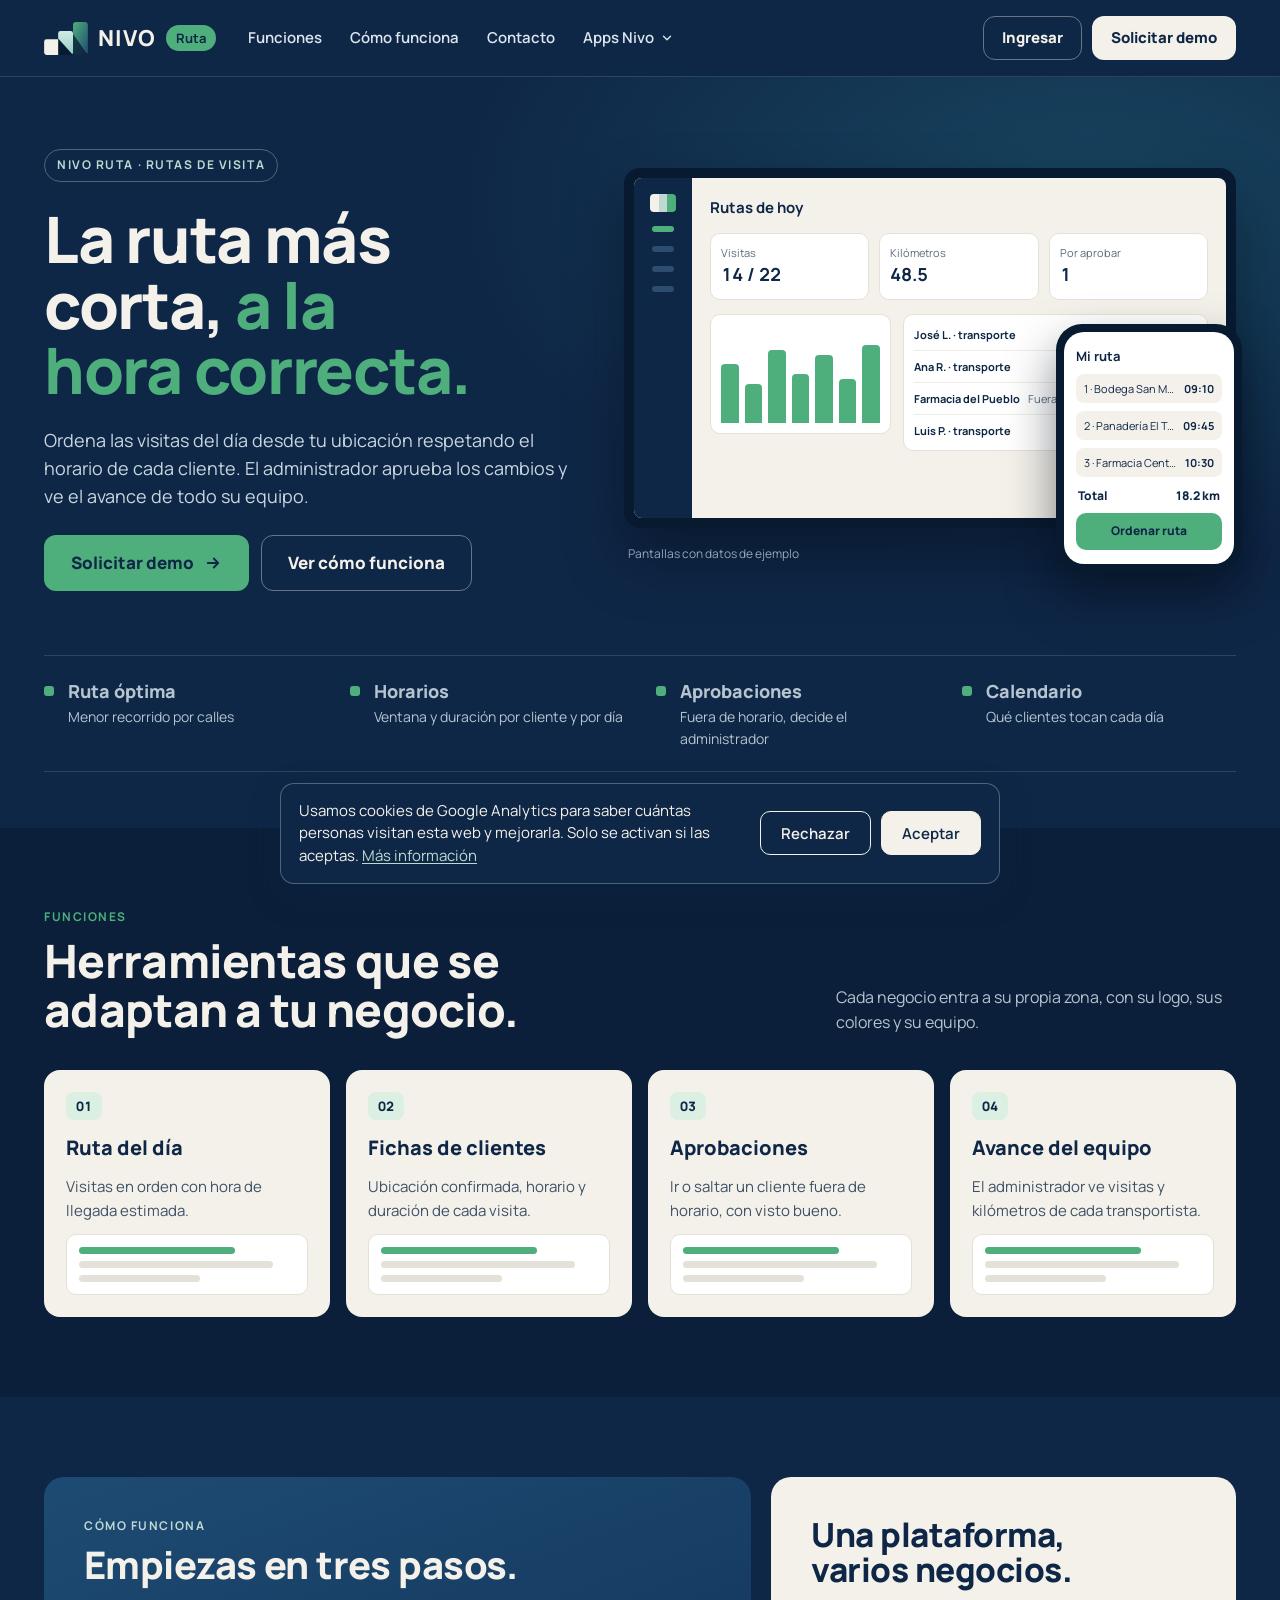
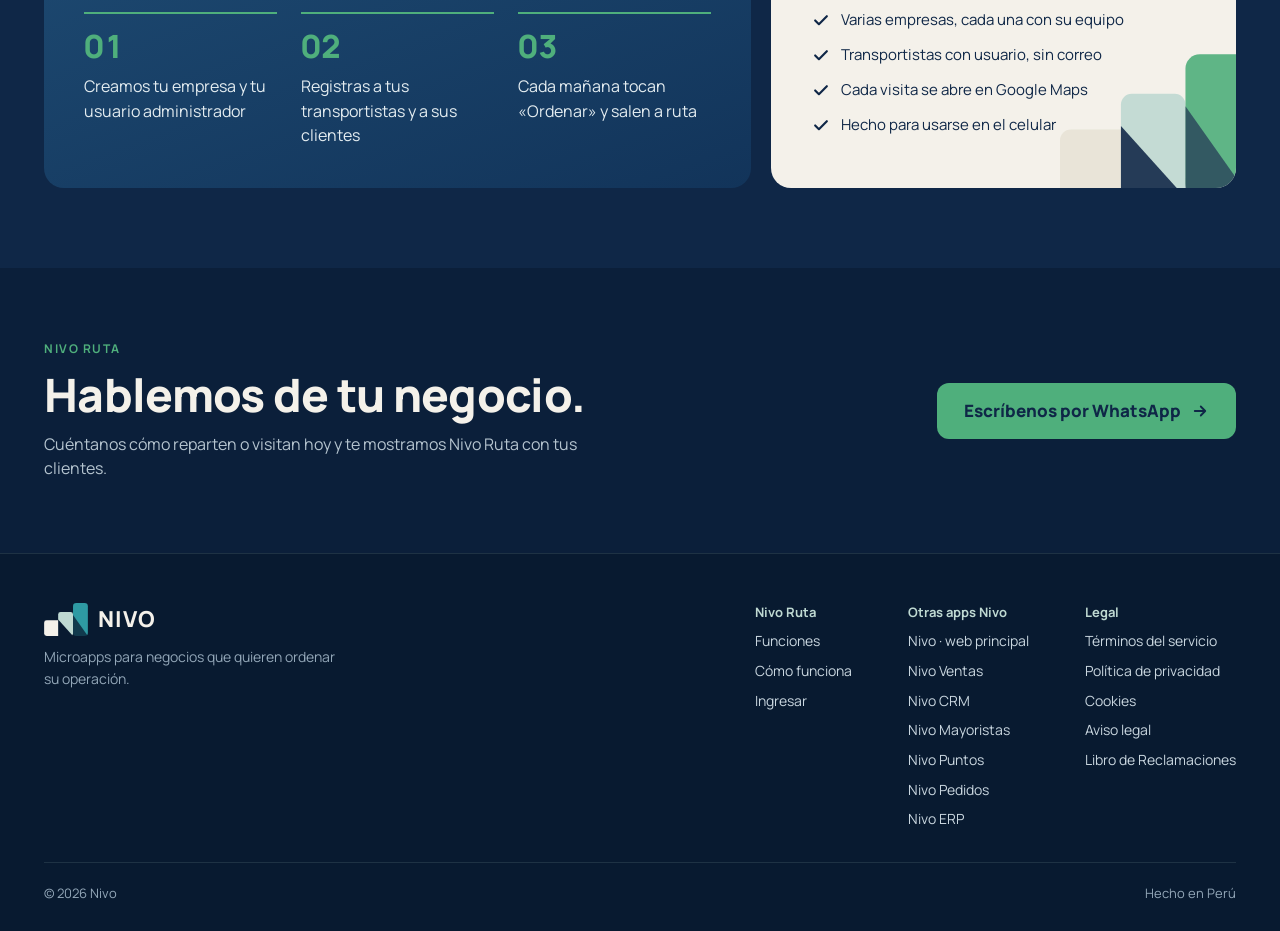
<file: index.html>
<!doctype html>
<html lang="es">
<head>
<meta charset="utf-8">
<meta name="viewport" content="width=device-width,initial-scale=1,viewport-fit=cover">
<title>Nivo Ruta · Rutas de visita con horarios</title>
<meta name="description" content="Ordena las visitas del día desde tu ubicación respetando el horario de cada cliente. El administrador aprueba los cambios y ve el avance del equipo.">
<link rel="canonical" href="https://ruta.nivo-pe.workers.dev/">
<meta name="theme-color" content="#0F2747">
<meta property="og:type" content="website">
<meta property="og:locale" content="es_PE">
<meta property="og:site_name" content="Nivo">
<meta property="og:title" content="Nivo Ruta">
<meta property="og:description" content="Ordena las visitas del día desde tu ubicación respetando el horario de cada cliente. El administrador aprueba los cambios y ve el avance del equipo.">
<meta property="og:url" content="https://ruta.nivo-pe.workers.dev/">
<meta property="og:image" content="https://ruta.nivo-pe.workers.dev/nivo-vista.png">
<meta property="og:image:width" content="1200">
<meta property="og:image:height" content="630">
<meta property="og:image:alt" content="Nivo Ruta: La ruta más corta, a la hora correcta.">
<meta name="twitter:card" content="summary_large_image">
<link rel="icon" href="/nivo-icono.svg" type="image/svg+xml">
<link rel="preconnect" href="https://fonts.googleapis.com">
<link rel="preconnect" href="https://fonts.gstatic.com" crossorigin>
<link rel="stylesheet" href="https://fonts.googleapis.com/css2?family=Manrope:wght@400;600;700;800&display=swap">
<link rel="stylesheet" href="/nivo.css">
<script type="application/ld+json">{"@context": "https://schema.org", "@type": "SoftwareApplication", "name": "Nivo Ruta", "applicationCategory": "BusinessApplication", "operatingSystem": "Web", "description": "Ordena las visitas del día desde tu ubicación respetando el horario de cada cliente. El administrador aprueba los cambios y ve el avance del equipo.", "url": "https://ruta.nivo-pe.workers.dev/", "inLanguage": "es-PE", "publisher": {"@type": "Organization", "name": "Nivo"}}</script>
<script src="/nivo-analitica.js" defer></script>
<script src="/nivo-red.js" defer></script>
</head>
<body class="app-ruta">
<a class="saltar" href="#contenido">Saltar al contenido</a>
<header class="cab">
  <div class="caja">
    <a class="marca" href="/" aria-label="Nivo Ruta, inicio"><svg class="" viewBox="0 0 106 80" aria-hidden="true"><defs><linearGradient id="n-b2" x1="0" y1="0" x2="0" y2="1"><stop offset="0" stop-color="#D3EAE5"/><stop offset="1" stop-color="#8FCBC6"/></linearGradient><linearGradient id="n-b3" x1="0" y1="0" x2="1" y2="1"><stop offset="0" stop-color="#4FAF7C"/><stop offset="1" stop-color="#1E4B73"/></linearGradient></defs><rect x="0" y="42" width="40" height="38" rx="6" fill="#F4F1EA"/><rect x="34" y="22" width="36" height="58" rx="6" fill="url(#n-b2)"/><path d="M34 40 L34 80 L70 80 Z" fill="#081A30"/><rect x="70" y="0" width="36" height="80" rx="8" fill="url(#n-b3)"/><path d="M70 29 L70 80 L106 80 Z" fill="#081A30" opacity=".75"/></svg><b>NIVO</b><span class="chip">Ruta</span></a>
    <nav aria-label="Secciones"><a href="#funciones">Funciones</a><a href="#como">Cómo funciona</a><a href="#contacto">Contacto</a><details class="nivo-apps"><summary>Apps Nivo<svg viewBox="0 0 24 24" fill="none" stroke="currentColor" stroke-width="2.4" stroke-linecap="round" stroke-linejoin="round" aria-hidden="true"><path d="M6 9l6 6 6-6"/></svg></summary><div class="nivo-apps-menu"><a class="nivo-apps-web" href="https://www.nivo-pe.workers.dev/"><b>Nivo · web principal</b><span>Conoce todas las soluciones Nivo</span></a><span class="nivo-apps-titulo" aria-hidden="true">Apps</span><a href="https://ventas.nivo-pe.workers.dev/" class="p-ventas"><i></i>Nivo Ventas</a><a href="https://crm.nivo-pe.workers.dev/" class="p-crm"><i></i>Nivo CRM</a><a href="https://mayoristas.nivo-pe.workers.dev/" class="p-mayoristas"><i></i>Nivo Mayoristas</a><a href="https://puntos.nivo-pe.workers.dev/" class="p-puntos"><i></i>Nivo Puntos</a><a href="https://ruta.nivo-pe.workers.dev/" aria-current="page" class="p-ruta"><i></i>Nivo Ruta<small>Estás aquí</small></a><a href="https://pedidos.nivo-pe.workers.dev/" class="p-pedidos"><i></i>Nivo Pedidos</a><a href="https://erp.nivo-pe.workers.dev/" class="p-erp"><i></i>Nivo ERP</a></div></details></nav>
    <div class="cab-acciones"><a class="btn btn-borde" href="/panel">Ingresar</a><a class="btn btn-claro" href="https://wa.me/51965604732?text=Hola%2C%20quiero%20conocer%20Nivo%20Ruta." target="_blank" rel="noopener">Solicitar demo</a></div>
  </div>
</header>
<main id="contenido">
<section class="portada" aria-labelledby="t-portada">
  <div class="caja portada-in">
    <div class="portada-txt">
      <span class="etiqueta pildora">Nivo Ruta · Rutas de visita</span>
      <h1 id="t-portada">La ruta más corta, <em>a la hora correcta.</em></h1>
      <p class="bajada">Ordena las visitas del día desde tu ubicación respetando el horario de cada cliente. El administrador aprueba los cambios y ve el avance de todo su equipo.</p>
      <div class="botones"><a class="btn btn-acento btn-grande" href="https://wa.me/51965604732?text=Hola%2C%20quiero%20conocer%20Nivo%20Ruta." target="_blank" rel="noopener">Solicitar demo <svg viewBox="0 0 24 24" fill="none" stroke="currentColor" stroke-width="2.4" stroke-linecap="round" stroke-linejoin="round" aria-hidden="true"><path d="M5 12h14M13 6l6 6-6 6"/></svg></a><a class="btn btn-borde btn-grande" href="#como">Ver cómo funciona</a></div>
    </div>
    <figure class="pantallas">
      <div class="compu"><div class="compu-in">
        <div class="compu-lado" aria-hidden="true"><i></i><i></i><i></i><i></i><i></i></div>
        <div class="compu-main">
          <b>Rutas de hoy</b>
          <div class="kpis"><div class="kpi"><span>Visitas</span><b class="num">14 / 22</b></div><div class="kpi"><span>Kilómetros</span><b class="num">48.5</b></div><div class="kpi"><span>Por aprobar</span><b class="num">1</b></div></div>
          <div class="compu-fila">
            <div class="barras" aria-hidden="true"><i class="b60"></i><i class="b40"></i><i class="b75"></i><i class="b50"></i><i class="b70"></i><i class="b45"></i><i class="b80"></i></div>
            <div class="tabla"><div><b>José L. · transporte</b><span>6 de 9 visitas</span><em>En ruta</em></div><div><b>Ana R. · transporte</b><span>8 de 8 visitas</span><em>Terminó</em></div><div><b>Farmacia del Pueblo</b><span>Fuera de horario</span><em>Por aprobar</em></div><div><b>Luis P. · transporte</b><span>0 de 5 visitas</span><em>Por salir</em></div></div>
          </div>
        </div>
      </div></div>
      <div class="cel"><div class="cel-in">
        <b>Mi ruta</b>
        <div class="cel-fila"><span>1 · Bodega San Martín</span><b>09:10</b></div><div class="cel-fila"><span>2 · Panadería El Trigal</span><b>09:45</b></div><div class="cel-fila"><span>3 · Farmacia Central</span><b>10:30</b></div>
        <div class="cel-total"><span>Total</span><span class="num">18.2 km</span></div>
        <div class="cel-boton">Ordenar ruta</div>
      </div></div>
      <figcaption>Pantallas con datos de ejemplo</figcaption>
    </figure>
  </div>
  <div class="caja"><ul class="datos"><li><span><b>Ruta óptima</b><span>Menor recorrido por calles</span></span></li><li><span><b>Horarios</b><span>Ventana y duración por cliente y por día</span></span></li><li><span><b>Aprobaciones</b><span>Fuera de horario, decide el administrador</span></span></li><li><span><b>Calendario</b><span>Qué clientes tocan cada día</span></span></li></ul></div>
</section>
<section class="funciones" id="funciones" aria-labelledby="t-funciones">
  <div class="caja">
    <div class="titular"><div><span class="etiqueta">Funciones</span><h2 id="t-funciones">Herramientas que se adaptan a tu negocio.</h2></div>
      <p>Cada negocio entra a su propia zona, con su logo, sus colores y su equipo.</p></div>
    <div class="tarjetas"><article class="tarjeta"><span class="n num">01</span><h3>Ruta del día</h3><p>Visitas en orden con hora de llegada estimada.</p><div class="mini" aria-hidden="true"><i></i><i></i><i></i></div></article><article class="tarjeta"><span class="n num">02</span><h3>Fichas de clientes</h3><p>Ubicación confirmada, horario y duración de cada visita.</p><div class="mini" aria-hidden="true"><i></i><i></i><i></i></div></article><article class="tarjeta"><span class="n num">03</span><h3>Aprobaciones</h3><p>Ir o saltar un cliente fuera de horario, con visto bueno.</p><div class="mini" aria-hidden="true"><i></i><i></i><i></i></div></article><article class="tarjeta"><span class="n num">04</span><h3>Avance del equipo</h3><p>El administrador ve visitas y kilómetros de cada transportista.</p><div class="mini" aria-hidden="true"><i></i><i></i><i></i></div></article></div>
  </div>
</section>
<section class="como" id="como" aria-labelledby="t-como">
  <div class="caja">
    <div class="pasos"><div><span class="etiqueta">Cómo funciona</span><h2 id="t-como">Empiezas en tres pasos.</h2></div>
      <ol><li><b class="num">01</b><span>Creamos tu empresa y tu usuario administrador</span></li><li><b class="num">02</b><span>Registras a tus transportistas y a sus clientes</span></li><li><b class="num">03</b><span>Cada mañana tocan «Ordenar» y salen a ruta</span></li></ol></div>
    <div class="varios"><h2>Una plataforma, varios negocios.</h2>
      <ul><li><svg viewBox="0 0 24 24" fill="none" stroke="#0F2747" stroke-width="2.6" stroke-linecap="round" stroke-linejoin="round" aria-hidden="true"><path d="M5 12.5l4.5 4.5L19 7.5"/></svg><span>Varias empresas, cada una con su equipo</span></li><li><svg viewBox="0 0 24 24" fill="none" stroke="#0F2747" stroke-width="2.6" stroke-linecap="round" stroke-linejoin="round" aria-hidden="true"><path d="M5 12.5l4.5 4.5L19 7.5"/></svg><span>Transportistas con usuario, sin correo</span></li><li><svg viewBox="0 0 24 24" fill="none" stroke="#0F2747" stroke-width="2.6" stroke-linecap="round" stroke-linejoin="round" aria-hidden="true"><path d="M5 12.5l4.5 4.5L19 7.5"/></svg><span>Cada visita se abre en Google Maps</span></li><li><svg viewBox="0 0 24 24" fill="none" stroke="#0F2747" stroke-width="2.6" stroke-linecap="round" stroke-linejoin="round" aria-hidden="true"><path d="M5 12.5l4.5 4.5L19 7.5"/></svg><span>Hecho para usarse en el celular</span></li></ul>
      <svg class="fondo" viewBox="0 0 106 80" aria-hidden="true"><rect x="0" y="42" width="40" height="38" rx="6" fill="#E8E3D6"/><rect x="34" y="22" width="36" height="58" rx="6" fill="#BFD9D2"/><path d="M34 40 L34 80 L70 80 Z" fill="#0F2747"/><rect x="70" y="0" width="36" height="80" rx="8" fill="#4FAF7C"/><path d="M70 29 L70 80 L106 80 Z" fill="#0F2747" opacity=".75"/></svg></div>
  </div>
</section>
<section class="cierre" id="contacto" aria-labelledby="t-cierre">
  <div class="caja">
    <div><span class="etiqueta">Nivo Ruta</span><h2 id="t-cierre">Hablemos de tu negocio.</h2><p>Cuéntanos cómo reparten o visitan hoy y te mostramos Nivo Ruta con tus clientes.</p></div>
    <a class="btn btn-acento btn-grande" href="https://wa.me/51965604732?text=Hola%2C%20quiero%20conocer%20Nivo%20Ruta." target="_blank" rel="noopener">Escríbenos por WhatsApp <svg viewBox="0 0 24 24" fill="none" stroke="currentColor" stroke-width="2.4" stroke-linecap="round" stroke-linejoin="round" aria-hidden="true"><path d="M5 12h14M13 6l6 6-6 6"/></svg></a>
  </div>
</section>
</main>
<footer class="pie">
  <div class="caja">
    <div class="pie-arriba">
      <div class="pie-marca"><a class="marca" href="https://www.nivo-pe.workers.dev/" aria-label="Nivo, web principal"><svg class="" viewBox="0 0 106 80" aria-hidden="true"><rect x="0" y="42" width="40" height="38" rx="6" fill="#F4F1EA"/><rect x="34" y="22" width="36" height="58" rx="6" fill="#BFD9D2"/><path d="M34 40 L34 80 L70 80 Z" fill="#081A30"/><rect x="70" y="0" width="36" height="80" rx="8" fill="#2E9AA3"/><path d="M70 29 L70 80 L106 80 Z" fill="#081A30" opacity=".75"/></svg><b>NIVO</b></a>
        <span>Microapps para negocios que quieren ordenar su operación.</span></div>
      <nav aria-label="Pie de página">
        <div><b>Nivo Ruta</b><a href="#funciones">Funciones</a><a href="#como">Cómo funciona</a><a href="/panel">Ingresar</a></div>
        <div><b>Otras apps Nivo</b><a href="https://www.nivo-pe.workers.dev/">Nivo · web principal</a><a href="https://ventas.nivo-pe.workers.dev/">Nivo Ventas</a><a href="https://crm.nivo-pe.workers.dev/">Nivo CRM</a><a href="https://mayoristas.nivo-pe.workers.dev/">Nivo Mayoristas</a><a href="https://puntos.nivo-pe.workers.dev/">Nivo Puntos</a><a href="https://pedidos.nivo-pe.workers.dev/">Nivo Pedidos</a><a href="https://erp.nivo-pe.workers.dev/">Nivo ERP</a></div>
        <div><b>Legal</b><a href="/terminos">Términos del servicio</a><a href="/privacidad">Política de privacidad</a><a href="/cookies">Cookies</a><a href="/aviso-legal">Aviso legal</a><a href="https://www.nivo-pe.workers.dev/libro/nivo">Libro de Reclamaciones</a></div>
      </nav>
    </div>
    <div class="pie-abajo"><span>© 2026 Nivo</span><span>Hecho en Perú</span></div>
  </div>
</footer>
</body>
</html>
</file>
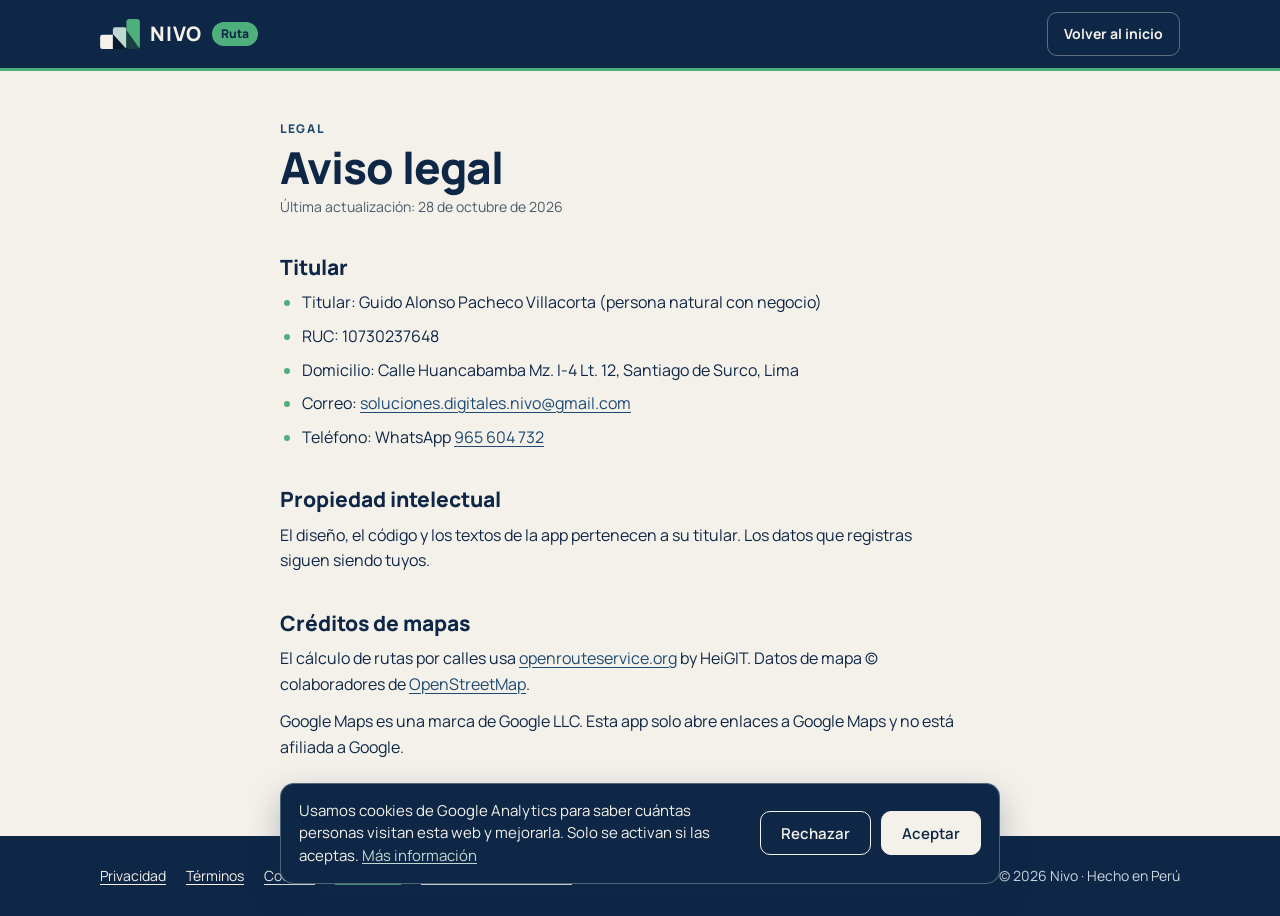
<file: aviso-legal.html>
<!doctype html>
<html lang="es">
<head>
<meta charset="utf-8">
<meta name="viewport" content="width=device-width,initial-scale=1,viewport-fit=cover">
<title>Aviso legal | Nivo Ruta</title>
<meta name="description" content="Datos del titular de Nivo Ruta, propiedad intelectual y créditos de los mapas.">
<link rel="canonical" href="https://ruta.nivo-pe.workers.dev/aviso-legal">
<meta name="theme-color" content="#0F2747">
<meta property="og:type" content="website">
<meta property="og:site_name" content="Nivo">
<meta property="og:title" content="Aviso legal | Nivo Ruta">
<meta property="og:description" content="Datos del titular de Nivo Ruta, propiedad intelectual y créditos de los mapas.">
<meta property="og:url" content="https://ruta.nivo-pe.workers.dev/aviso-legal">
<meta property="og:image" content="https://ruta.nivo-pe.workers.dev/nivo-vista.png">
<link rel="icon" href="/nivo-icono.svg" type="image/svg+xml">
<link rel="preconnect" href="https://fonts.googleapis.com">
<link rel="preconnect" href="https://fonts.gstatic.com" crossorigin>
<link rel="stylesheet" href="https://fonts.googleapis.com/css2?family=Manrope:wght@400;600;700;800&display=swap">
<link rel="stylesheet" href="/legal.css">
<script src="/nivo-analitica.js" defer></script>
</head>
<body class="app-ruta">
<a class="saltar" href="#contenido">Saltar al contenido</a>
<header class="cab"><div class="in">
  <a class="marca" href="/" aria-label="Nivo Ruta, inicio"><svg class="sim" viewBox="0 0 106 80" aria-hidden="true"><rect x="0" y="42" width="40" height="38" rx="6" fill="#F4F1EA"/><rect x="34" y="22" width="36" height="58" rx="6" fill="#BFD9D2"/><path d="M34 40 L34 80 L70 80 Z" fill="#081A30"/><rect x="70" y="0" width="36" height="80" rx="8" fill="#4FAF7C"/><path d="M70 29 L70 80 L106 80 Z" fill="#081A30" opacity=".75"/></svg><b>NIVO</b><span class="chip">Ruta</span></a>
  <a class="btn" href="/">Volver al inicio</a>
</div></header>
<main id="contenido" tabindex="-1"><article class="in legal">
<p class="rotulo">Legal</p>
<h1>Aviso legal</h1>
<p class="fecha">Última actualización: 28 de octubre de 2026</p>
<h2>Titular</h2>
<ul>
<li>Titular: Guido Alonso Pacheco Villacorta (persona natural con negocio)</li>
<li>RUC: 10730237648</li>
<li>Domicilio: Calle Huancabamba Mz. I-4 Lt. 12, Santiago de Surco, Lima</li>
<li>Correo: <a href="mailto:soluciones.digitales.nivo@gmail.com">soluciones.digitales.nivo@gmail.com</a></li>
<li>Teléfono: WhatsApp <a href="https://wa.me/51965604732" target="_blank" rel="noopener" class="nw">965 604 732</a></li>
</ul>

<h2>Propiedad intelectual</h2>
<p>El diseño, el código y los textos de la app pertenecen a su titular. Los datos que registras siguen siendo tuyos.</p>

<h2>Créditos de mapas</h2>
<p>El cálculo de rutas por calles usa <a href="https://openrouteservice.org/" target="_blank" rel="noopener">openrouteservice.org</a> by HeiGIT. Datos de mapa © colaboradores de <a href="https://www.openstreetmap.org/copyright" target="_blank" rel="noopener">OpenStreetMap</a>.</p>
<p>Google Maps es una marca de Google LLC. Esta app solo abre enlaces a Google Maps y no está afiliada a Google.</p>
</article></main>
<footer class="pie"><div class="in">
  <nav aria-label="Información legal"><a href="/privacidad">Privacidad</a><a href="/terminos">Términos</a><a href="/cookies">Cookies</a><a href="/aviso-legal" aria-current="page">Aviso legal</a><a href="https://www.nivo-pe.workers.dev/libro/nivo">Libro de Reclamaciones</a></nav>
  <span>© 2026 Nivo · Hecho en Perú</span>
</div></footer>
</body>
</html>
</file>
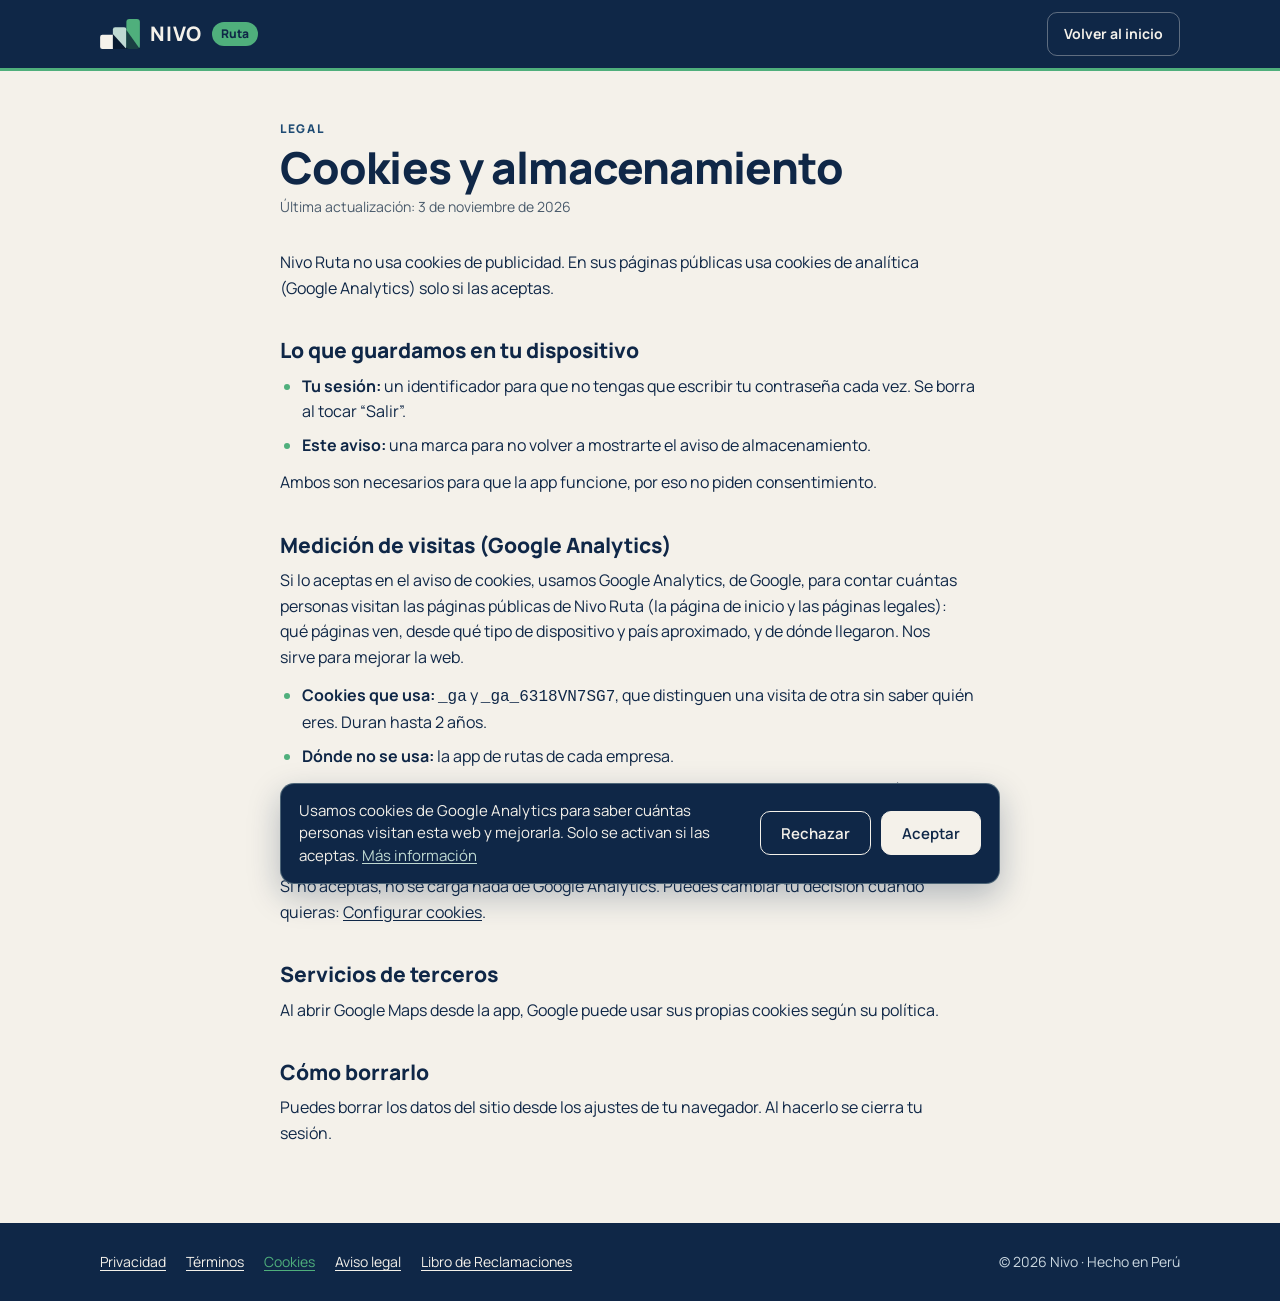
<file: cookies.html>
<!doctype html>
<html lang="es">
<head>
<meta charset="utf-8">
<meta name="viewport" content="width=device-width,initial-scale=1,viewport-fit=cover">
<title>Cookies y almacenamiento | Nivo Ruta</title>
<meta name="description" content="Nivo Ruta no usa cookies de publicidad. Aquí está lo que guarda en tu dispositivo y para qué.">
<link rel="canonical" href="https://ruta.nivo-pe.workers.dev/cookies">
<meta name="theme-color" content="#0F2747">
<meta property="og:type" content="website">
<meta property="og:site_name" content="Nivo">
<meta property="og:title" content="Cookies y almacenamiento | Nivo Ruta">
<meta property="og:description" content="Nivo Ruta no usa cookies de publicidad. Aquí está lo que guarda en tu dispositivo y para qué.">
<meta property="og:url" content="https://ruta.nivo-pe.workers.dev/cookies">
<meta property="og:image" content="https://ruta.nivo-pe.workers.dev/nivo-vista.png">
<link rel="icon" href="/nivo-icono.svg" type="image/svg+xml">
<link rel="preconnect" href="https://fonts.googleapis.com">
<link rel="preconnect" href="https://fonts.gstatic.com" crossorigin>
<link rel="stylesheet" href="https://fonts.googleapis.com/css2?family=Manrope:wght@400;600;700;800&display=swap">
<link rel="stylesheet" href="/legal.css">
<script src="/nivo-analitica.js" defer></script>
</head>
<body class="app-ruta">
<a class="saltar" href="#contenido">Saltar al contenido</a>
<header class="cab"><div class="in">
  <a class="marca" href="/" aria-label="Nivo Ruta, inicio"><svg class="sim" viewBox="0 0 106 80" aria-hidden="true"><rect x="0" y="42" width="40" height="38" rx="6" fill="#F4F1EA"/><rect x="34" y="22" width="36" height="58" rx="6" fill="#BFD9D2"/><path d="M34 40 L34 80 L70 80 Z" fill="#081A30"/><rect x="70" y="0" width="36" height="80" rx="8" fill="#4FAF7C"/><path d="M70 29 L70 80 L106 80 Z" fill="#081A30" opacity=".75"/></svg><b>NIVO</b><span class="chip">Ruta</span></a>
  <a class="btn" href="/">Volver al inicio</a>
</div></header>
<main id="contenido" tabindex="-1"><article class="in legal">
<p class="rotulo">Legal</p>
<h1>Cookies y almacenamiento</h1>
<p class="fecha">Última actualización: 3 de noviembre de 2026</p>
<p>Nivo Ruta no usa cookies de publicidad. En sus páginas públicas usa cookies de analítica (Google Analytics) solo si las aceptas.</p>

<h2>Lo que guardamos en tu dispositivo</h2>
<ul>
<li><strong>Tu sesión:</strong> un identificador para que no tengas que escribir tu contraseña cada vez. Se borra al tocar “Salir”.</li>
<li><strong>Este aviso:</strong> una marca para no volver a mostrarte el aviso de almacenamiento.</li>
</ul>
<p>Ambos son necesarios para que la app funcione, por eso no piden consentimiento.</p>

<h2>Medición de visitas (Google Analytics)</h2>
<p>Si lo aceptas en el aviso de cookies, usamos Google Analytics, de Google, para contar cuántas personas visitan las páginas públicas de Nivo Ruta (la página de inicio y las páginas legales): qué páginas ven, desde qué tipo de dispositivo y país aproximado, y de dónde llegaron. Nos sirve para mejorar la web.</p>
<ul>
<li><strong>Cookies que usa:</strong> <code>_ga</code> y <code>_ga_6318VN7SG7</code>, que distinguen una visita de otra sin saber quién eres. Duran hasta 2 años.</li>
<li><strong>Dónde no se usa:</strong> la app de rutas de cada empresa.</li>
<li><strong>Lo que no enviamos:</strong> tu nombre, tu correo, lo que escribes en formularios ni los códigos que aparecen en los enlaces.</li>
<li>Google puede tratar estos datos en servidores fuera del Perú, según su <a href="https://policies.google.com/privacy" rel="noopener">política de privacidad</a>.</li>
</ul>
<p>Si no aceptas, no se carga nada de Google Analytics. Puedes cambiar tu decisión cuando quieras: <button type="button" class="nivo-ck-enlace" data-nivo-cookies>Configurar cookies</button>.</p>

<h2>Servicios de terceros</h2>
<p>Al abrir Google Maps desde la app, Google puede usar sus propias cookies según su política.</p>

<h2>Cómo borrarlo</h2>
<p>Puedes borrar los datos del sitio desde los ajustes de tu navegador. Al hacerlo se cierra tu sesión.</p>
</article></main>
<footer class="pie"><div class="in">
  <nav aria-label="Información legal"><a href="/privacidad">Privacidad</a><a href="/terminos">Términos</a><a href="/cookies" aria-current="page">Cookies</a><a href="/aviso-legal">Aviso legal</a><a href="https://www.nivo-pe.workers.dev/libro/nivo">Libro de Reclamaciones</a></nav>
  <span>© 2026 Nivo · Hecho en Perú</span>
</div></footer>
</body>
</html>
</file>
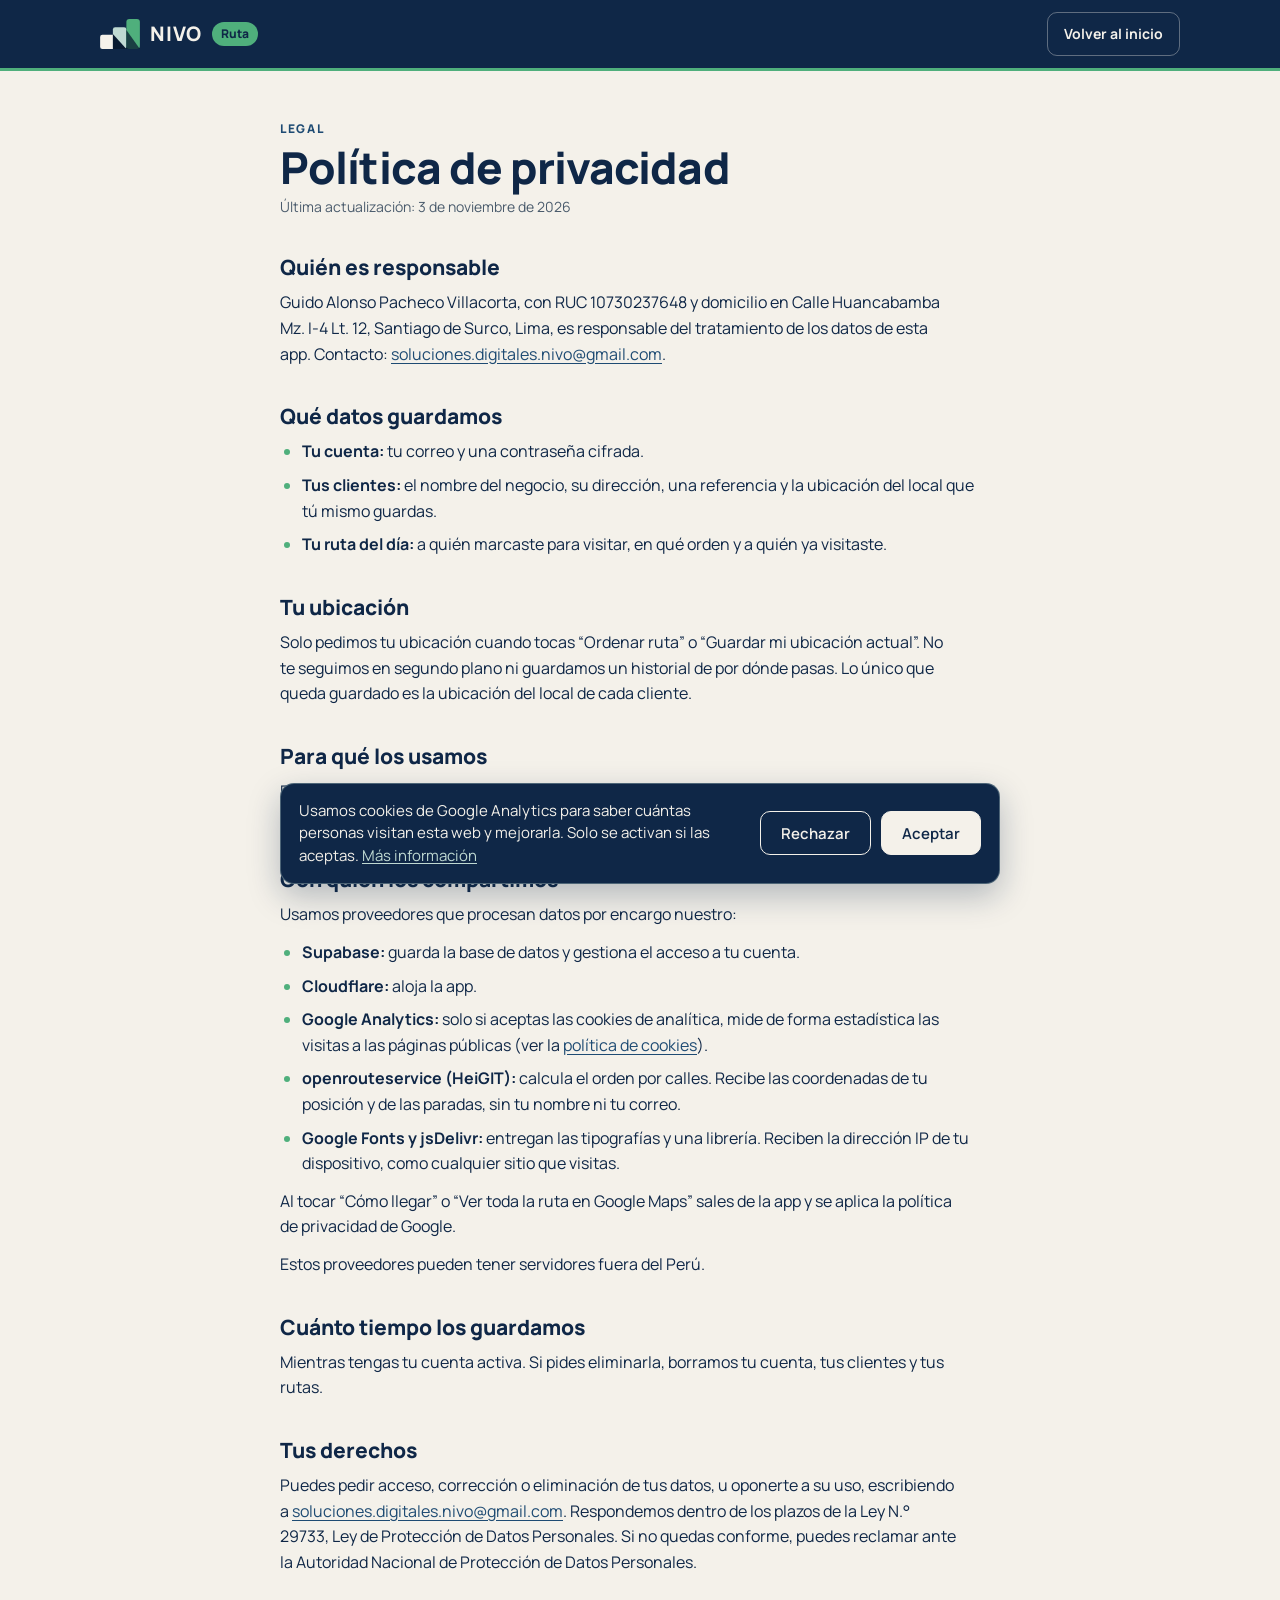
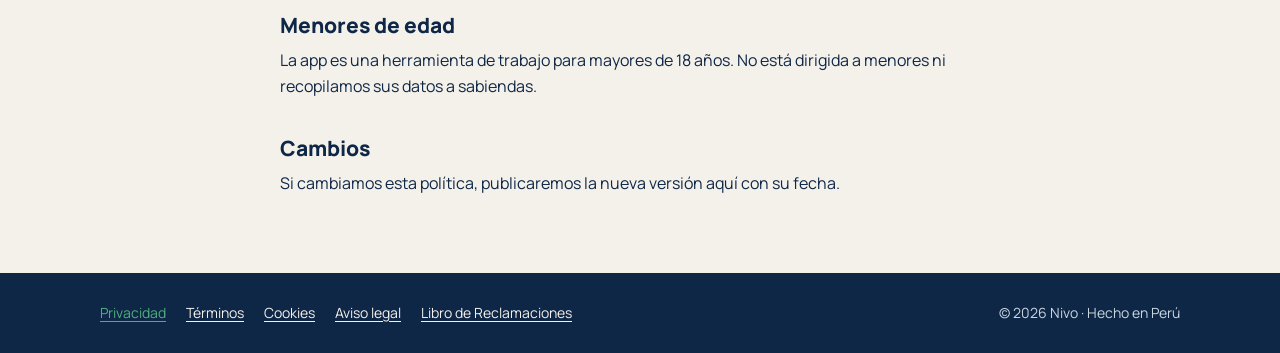
<file: privacidad.html>
<!doctype html>
<html lang="es">
<head>
<meta charset="utf-8">
<meta name="viewport" content="width=device-width,initial-scale=1,viewport-fit=cover">
<title>Política de privacidad | Nivo Ruta</title>
<meta name="description" content="Qué datos guarda Nivo Ruta, para qué los usa, con quién los comparte y cómo pedir que se eliminen.">
<link rel="canonical" href="https://ruta.nivo-pe.workers.dev/privacidad">
<meta name="theme-color" content="#0F2747">
<meta property="og:type" content="website">
<meta property="og:site_name" content="Nivo">
<meta property="og:title" content="Política de privacidad | Nivo Ruta">
<meta property="og:description" content="Qué datos guarda Nivo Ruta, para qué los usa, con quién los comparte y cómo pedir que se eliminen.">
<meta property="og:url" content="https://ruta.nivo-pe.workers.dev/privacidad">
<meta property="og:image" content="https://ruta.nivo-pe.workers.dev/nivo-vista.png">
<link rel="icon" href="/nivo-icono.svg" type="image/svg+xml">
<link rel="preconnect" href="https://fonts.googleapis.com">
<link rel="preconnect" href="https://fonts.gstatic.com" crossorigin>
<link rel="stylesheet" href="https://fonts.googleapis.com/css2?family=Manrope:wght@400;600;700;800&display=swap">
<link rel="stylesheet" href="/legal.css">
<script src="/nivo-analitica.js" defer></script>
</head>
<body class="app-ruta">
<a class="saltar" href="#contenido">Saltar al contenido</a>
<header class="cab"><div class="in">
  <a class="marca" href="/" aria-label="Nivo Ruta, inicio"><svg class="sim" viewBox="0 0 106 80" aria-hidden="true"><rect x="0" y="42" width="40" height="38" rx="6" fill="#F4F1EA"/><rect x="34" y="22" width="36" height="58" rx="6" fill="#BFD9D2"/><path d="M34 40 L34 80 L70 80 Z" fill="#081A30"/><rect x="70" y="0" width="36" height="80" rx="8" fill="#4FAF7C"/><path d="M70 29 L70 80 L106 80 Z" fill="#081A30" opacity=".75"/></svg><b>NIVO</b><span class="chip">Ruta</span></a>
  <a class="btn" href="/">Volver al inicio</a>
</div></header>
<main id="contenido" tabindex="-1"><article class="in legal">
<p class="rotulo">Legal</p>
<h1>Política de privacidad</h1>
<p class="fecha">Última actualización: 3 de noviembre de 2026</p>
<h2>Quién es responsable</h2>
<p>Guido Alonso Pacheco Villacorta, con RUC 10730237648 y domicilio en Calle Huancabamba Mz. I-4 Lt. 12, Santiago de Surco, Lima, es responsable del tratamiento de los datos de esta app. Contacto: <a href="mailto:soluciones.digitales.nivo@gmail.com">soluciones.digitales.nivo@gmail.com</a>.</p>

<h2>Qué datos guardamos</h2>
<ul>
<li><strong>Tu cuenta:</strong> tu correo y una contraseña cifrada.</li>
<li><strong>Tus clientes:</strong> el nombre del negocio, su dirección, una referencia y la ubicación del local que tú mismo guardas.</li>
<li><strong>Tu ruta del día:</strong> a quién marcaste para visitar, en qué orden y a quién ya visitaste.</li>
</ul>

<h2>Tu ubicación</h2>
<p>Solo pedimos tu ubicación cuando tocas “Ordenar ruta” o “Guardar mi ubicación actual”. No te seguimos en segundo plano ni guardamos un historial de por dónde pasas. Lo único que queda guardado es la ubicación del local de cada cliente.</p>

<h2>Para qué los usamos</h2>
<p>Para que puedas entrar a tu cuenta, ver tu lista de clientes y ordenar tus visitas. No vendemos tus datos ni los usamos para publicidad.</p>

<h2>Con quién los compartimos</h2>
<p>Usamos proveedores que procesan datos por encargo nuestro:</p>
<ul>
<li><strong>Supabase:</strong> guarda la base de datos y gestiona el acceso a tu cuenta.</li>
<li><strong>Cloudflare:</strong> aloja la app.</li>
<li><strong>Google Analytics:</strong> solo si aceptas las cookies de analítica, mide de forma estadística las visitas a las páginas públicas (ver la <a href="/cookies">política de cookies</a>).</li>
<li><strong>openrouteservice (HeiGIT):</strong> calcula el orden por calles. Recibe las coordenadas de tu posición y de las paradas, sin tu nombre ni tu correo.</li>
<li><strong>Google Fonts y jsDelivr:</strong> entregan las tipografías y una librería. Reciben la dirección IP de tu dispositivo, como cualquier sitio que visitas.</li>
</ul>
<p>Al tocar “Cómo llegar” o “Ver toda la ruta en Google Maps” sales de la app y se aplica la política de privacidad de Google.</p>
<p>Estos proveedores pueden tener servidores fuera del Perú.</p>

<h2>Cuánto tiempo los guardamos</h2>
<p>Mientras tengas tu cuenta activa. Si pides eliminarla, borramos tu cuenta, tus clientes y tus rutas.</p>

<h2>Tus derechos</h2>
<p>Puedes pedir acceso, corrección o eliminación de tus datos, u oponerte a su uso, escribiendo a <a href="mailto:soluciones.digitales.nivo@gmail.com">soluciones.digitales.nivo@gmail.com</a>. Respondemos dentro de los plazos de la Ley N.° 29733, Ley de Protección de Datos Personales. Si no quedas conforme, puedes reclamar ante la Autoridad Nacional de Protección de Datos Personales.</p>

<h2>Menores de edad</h2>
<p>La app es una herramienta de trabajo para mayores de 18 años. No está dirigida a menores ni recopilamos sus datos a sabiendas.</p>

<h2>Cambios</h2>
<p>Si cambiamos esta política, publicaremos la nueva versión aquí con su fecha.</p>
</article></main>
<footer class="pie"><div class="in">
  <nav aria-label="Información legal"><a href="/privacidad" aria-current="page">Privacidad</a><a href="/terminos">Términos</a><a href="/cookies">Cookies</a><a href="/aviso-legal">Aviso legal</a><a href="https://www.nivo-pe.workers.dev/libro/nivo">Libro de Reclamaciones</a></nav>
  <span>© 2026 Nivo · Hecho en Perú</span>
</div></footer>
</body>
</html>
</file>
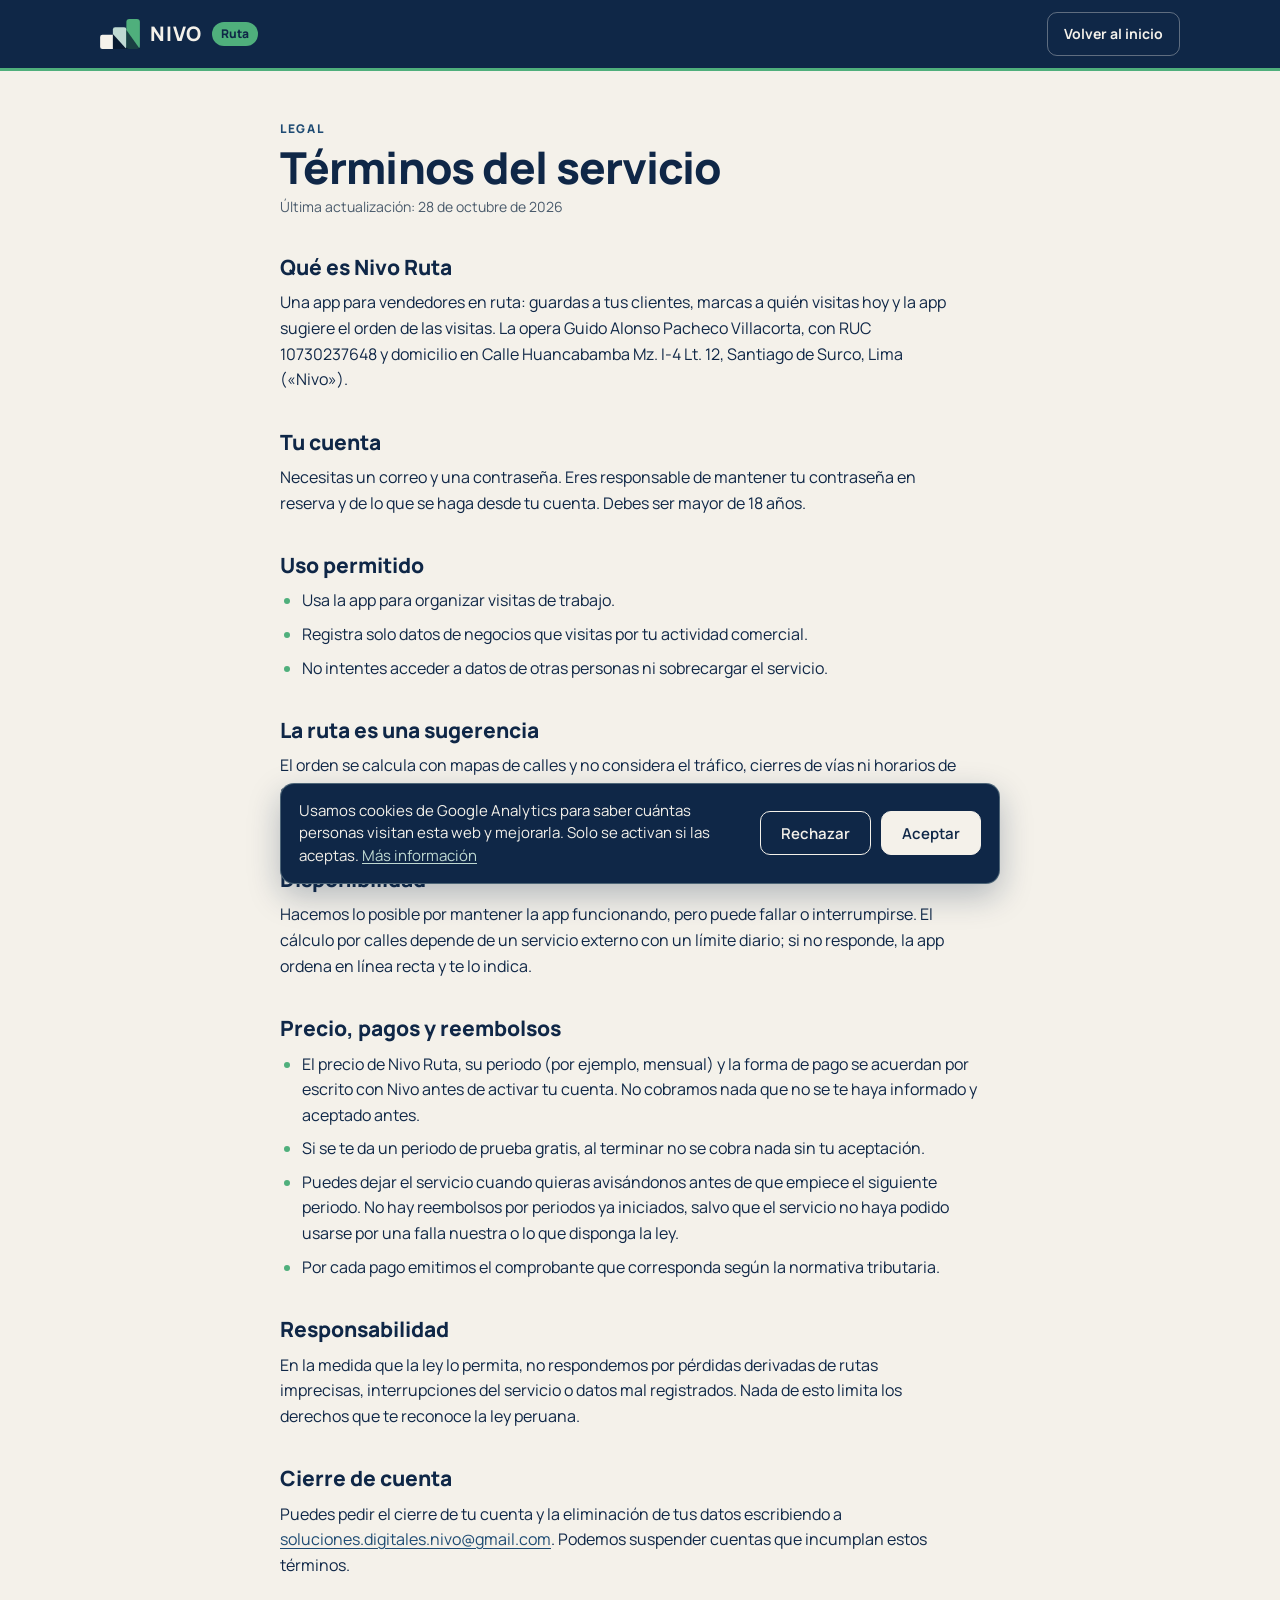
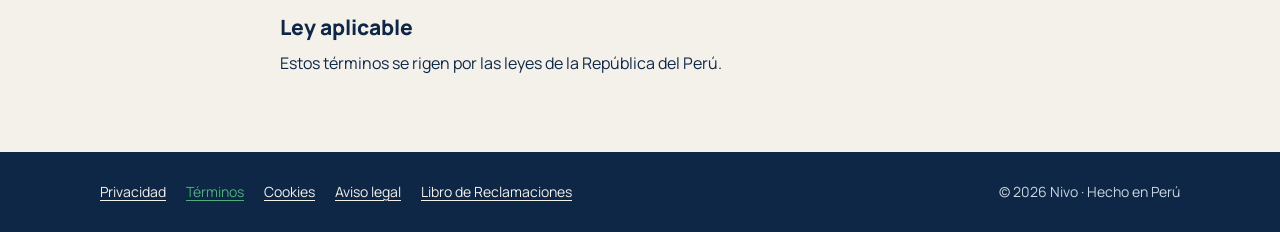
<file: terminos.html>
<!doctype html>
<html lang="es">
<head>
<meta charset="utf-8">
<meta name="viewport" content="width=device-width,initial-scale=1,viewport-fit=cover">
<title>Términos del servicio | Nivo Ruta</title>
<meta name="description" content="Condiciones de uso de Nivo Ruta: cuenta, uso permitido, límites del cálculo de rutas, precio y responsabilidad.">
<link rel="canonical" href="https://ruta.nivo-pe.workers.dev/terminos">
<meta name="theme-color" content="#0F2747">
<meta property="og:type" content="website">
<meta property="og:site_name" content="Nivo">
<meta property="og:title" content="Términos del servicio | Nivo Ruta">
<meta property="og:description" content="Condiciones de uso de Nivo Ruta: cuenta, uso permitido, límites del cálculo de rutas, precio y responsabilidad.">
<meta property="og:url" content="https://ruta.nivo-pe.workers.dev/terminos">
<meta property="og:image" content="https://ruta.nivo-pe.workers.dev/nivo-vista.png">
<link rel="icon" href="/nivo-icono.svg" type="image/svg+xml">
<link rel="preconnect" href="https://fonts.googleapis.com">
<link rel="preconnect" href="https://fonts.gstatic.com" crossorigin>
<link rel="stylesheet" href="https://fonts.googleapis.com/css2?family=Manrope:wght@400;600;700;800&display=swap">
<link rel="stylesheet" href="/legal.css">
<script src="/nivo-analitica.js" defer></script>
</head>
<body class="app-ruta">
<a class="saltar" href="#contenido">Saltar al contenido</a>
<header class="cab"><div class="in">
  <a class="marca" href="/" aria-label="Nivo Ruta, inicio"><svg class="sim" viewBox="0 0 106 80" aria-hidden="true"><rect x="0" y="42" width="40" height="38" rx="6" fill="#F4F1EA"/><rect x="34" y="22" width="36" height="58" rx="6" fill="#BFD9D2"/><path d="M34 40 L34 80 L70 80 Z" fill="#081A30"/><rect x="70" y="0" width="36" height="80" rx="8" fill="#4FAF7C"/><path d="M70 29 L70 80 L106 80 Z" fill="#081A30" opacity=".75"/></svg><b>NIVO</b><span class="chip">Ruta</span></a>
  <a class="btn" href="/">Volver al inicio</a>
</div></header>
<main id="contenido" tabindex="-1"><article class="in legal">
<p class="rotulo">Legal</p>
<h1>Términos del servicio</h1>
<p class="fecha">Última actualización: 28 de octubre de 2026</p>
<h2>Qué es Nivo Ruta</h2>
<p>Una app para vendedores en ruta: guardas a tus clientes, marcas a quién visitas hoy y la app sugiere el orden de las visitas. La opera Guido Alonso Pacheco Villacorta, con RUC 10730237648 y domicilio en Calle Huancabamba Mz. I-4 Lt. 12, Santiago de Surco, Lima («Nivo»).</p>

<h2>Tu cuenta</h2>
<p>Necesitas un correo y una contraseña. Eres responsable de mantener tu contraseña en reserva y de lo que se haga desde tu cuenta. Debes ser mayor de 18 años.</p>

<h2>Uso permitido</h2>
<ul>
<li>Usa la app para organizar visitas de trabajo.</li>
<li>Registra solo datos de negocios que visitas por tu actividad comercial.</li>
<li>No intentes acceder a datos de otras personas ni sobrecargar el servicio.</li>
</ul>

<h2>La ruta es una sugerencia</h2>
<p>El orden se calcula con mapas de calles y no considera el tráfico, cierres de vías ni horarios de atención. Verifica siempre el recorrido, respeta las normas de tránsito y no manipules el celular mientras manejas.</p>

<h2>Disponibilidad</h2>
<p>Hacemos lo posible por mantener la app funcionando, pero puede fallar o interrumpirse. El cálculo por calles depende de un servicio externo con un límite diario; si no responde, la app ordena en línea recta y te lo indica.</p>
<h2>Precio, pagos y reembolsos</h2>
<ul>
<li>El precio de Nivo Ruta, su periodo (por ejemplo, mensual) y la forma de pago se acuerdan por escrito con Nivo antes de activar tu cuenta. No cobramos nada que no se te haya informado y aceptado antes.</li>
<li>Si se te da un periodo de prueba gratis, al terminar no se cobra nada sin tu aceptación.</li>
<li>Puedes dejar el servicio cuando quieras avisándonos antes de que empiece el siguiente periodo. No hay reembolsos por periodos ya iniciados, salvo que el servicio no haya podido usarse por una falla nuestra o lo que disponga la ley.</li>
<li>Por cada pago emitimos el comprobante que corresponda según la normativa tributaria.</li>
</ul>

<h2>Responsabilidad</h2>
<p>En la medida que la ley lo permita, no respondemos por pérdidas derivadas de rutas imprecisas, interrupciones del servicio o datos mal registrados. Nada de esto limita los derechos que te reconoce la ley peruana.</p>

<h2>Cierre de cuenta</h2>
<p>Puedes pedir el cierre de tu cuenta y la eliminación de tus datos escribiendo a <a href="mailto:soluciones.digitales.nivo@gmail.com">soluciones.digitales.nivo@gmail.com</a>. Podemos suspender cuentas que incumplan estos términos.</p>

<h2>Ley aplicable</h2>
<p>Estos términos se rigen por las leyes de la República del Perú.</p>
</article></main>
<footer class="pie"><div class="in">
  <nav aria-label="Información legal"><a href="/privacidad">Privacidad</a><a href="/terminos" aria-current="page">Términos</a><a href="/cookies">Cookies</a><a href="/aviso-legal">Aviso legal</a><a href="https://www.nivo-pe.workers.dev/libro/nivo">Libro de Reclamaciones</a></nav>
  <span>© 2026 Nivo · Hecho en Perú</span>
</div></footer>
</body>
</html>
</file>
<file: nivo.css>
/* Nivo · página principal de cada app.
   Solo la usa la página principal (index.html). Las zonas de los clientes no cargan este archivo. */
@font-face{font-family:"Manrope Fallback";src:local("Arial");size-adjust:104%;ascent-override:96%;descent-override:27%;line-gap-override:0%}
:root{
  --navy:#0F2747; --navy-2:#1E4B73; --navy-3:#0B1F3A; --navy-4:#081A30;
  --teal:#2E9AA3; --soporte:#BFD9D2; --crema:#F4F1EA; --gris:#93A7B8;
  --texto-claro:#C9D6DF; --texto-suave:#B5C4CF; --linea:rgba(191,217,210,.16);
  --acento:#2E9AA3; --acento-suave:#D5EDEB;
  --s1:4px; --s2:8px; --s3:12px; --s4:16px; --s5:24px; --s6:32px; --s7:48px; --s8:72px;
  --r:12px; --r-lg:20px;
  --fuente:"Manrope","Manrope Fallback",system-ui,-apple-system,"Segoe UI",sans-serif;
  --rapido:140ms; --medio:220ms; --sale:cubic-bezier(.2,.8,.2,1);
}
.app-ventas{--acento:#2E9AA3;--acento-suave:#D5EDEB}
.app-crm{--acento:#6F86D6;--acento-suave:#E2E7F8}
.app-mayoristas{--acento:#E3A43A;--acento-suave:#FAEBD0}
.app-puntos{--acento:#C86FA4;--acento-suave:#F4E0EC}
.app-ruta{--acento:#4FAF7C;--acento-suave:#DBF0E3}
.app-pedidos{--acento:#E07A5F;--acento-suave:#F7DED6}
.app-erp{--acento:#5B8FD9;--acento-suave:#E3ECF9}

*{box-sizing:border-box}
html{scroll-behavior:smooth;-webkit-text-size-adjust:100%}
@media (prefers-reduced-motion:reduce){html{scroll-behavior:auto}*{transition-duration:1ms!important;animation-duration:1ms!important}}
body{margin:0;background:var(--navy);color:var(--crema);font-family:var(--fuente);font-size:16px;line-height:1.55;-webkit-font-smoothing:antialiased}
a{color:inherit}
img,svg{display:block;max-width:100%}
:focus-visible{outline:3px solid var(--acento);outline-offset:3px;border-radius:6px}
.saltar{position:absolute;left:-9999px;top:8px;background:var(--crema);color:var(--navy);padding:10px 14px;border-radius:8px;font-weight:700;z-index:10}
.saltar:focus{left:8px}
.caja{max-width:1240px;margin:0 auto;padding-inline:var(--s5)}
.num{font-variant-numeric:tabular-nums}
.etiqueta{font-size:12px;font-weight:700;letter-spacing:.13em;text-transform:uppercase}

/* botones: navy/crema para lo normal, acento para la acción principal */
.btn{min-height:48px;display:inline-flex;align-items:center;justify-content:center;gap:10px;padding:0 22px;border-radius:var(--r);font-weight:800;font-size:16px;text-decoration:none;border:1.5px solid transparent;cursor:pointer;
  transition:background var(--rapido) ease,border-color var(--rapido) ease,transform var(--rapido) var(--sale),filter var(--rapido) ease}
.btn:active{transform:translateY(1px)}
.btn-acento{background:var(--acento);color:var(--navy)}
.btn-acento:hover{filter:brightness(1.08)}
.btn-claro{background:var(--crema);color:var(--navy)}
.btn-claro:hover{background:#FFFFFF}
.btn-borde{border-color:rgba(244,241,234,.38);color:var(--crema)}
.btn-borde:hover{border-color:var(--crema);background:rgba(244,241,234,.06)}
.btn svg{width:18px;height:18px;transition:transform var(--rapido) var(--sale)}
.btn:hover svg{transform:translateX(3px)}
.btn-grande{min-height:56px;padding:0 26px;font-size:17px}

/* cabecera */
.cab{border-bottom:1px solid var(--linea)}
.cab .caja{display:flex;flex-wrap:wrap;align-items:center;gap:var(--s4) var(--s6);padding-block:var(--s4)}
.marca{display:flex;align-items:center;gap:10px;text-decoration:none}
.marca svg{width:44px;height:33px}
.marca b{font-weight:800;font-size:22px;letter-spacing:.04em}
.chip{font-size:13px;font-weight:700;padding:3px 10px;border-radius:999px;background:var(--acento);color:var(--navy)}
.cab nav{display:flex;flex-wrap:wrap;gap:var(--s1) 28px;flex:1 1 260px;font-size:15px;font-weight:600}
.cab nav a{text-decoration:none;padding:10px 0;color:#DCE6EC;transition:color var(--rapido) ease}
.cab nav a:hover{color:#FFFFFF}
.cab-acciones{display:flex;gap:10px;flex-wrap:wrap}
.cab-acciones .btn{min-height:44px;font-size:15px;padding:0 18px}

/* portada */
.portada{background:radial-gradient(900px 520px at 85% 18%,rgba(46,154,163,.26),transparent 70%)}
.portada-in{display:flex;flex-wrap:wrap;align-items:center;gap:var(--s7);padding-block:var(--s8) 64px}
.portada-txt{flex:1 1 440px;min-width:0;display:flex;flex-direction:column;gap:var(--s5)}
.pildora{align-self:flex-start;color:var(--soporte);padding:6px 12px;border:1px solid rgba(191,217,210,.35);border-radius:999px}
.portada h1{margin:0;font-size:clamp(38px,5.2vw,64px);line-height:1.03;font-weight:800;letter-spacing:-.02em;text-wrap:balance}
.portada h1 em{font-style:normal;color:var(--acento)}
.bajada{margin:0;font-size:18px;color:var(--texto-claro);max-width:52ch}
.botones{display:flex;flex-wrap:wrap;gap:var(--s3)}

/* pantallas de ejemplo */
.pantallas{flex:1 1 520px;min-width:0;margin:0;position:relative;padding-bottom:44px}
.compu{background:var(--navy-4);border-radius:16px;padding:10px;box-shadow:0 30px 60px rgba(4,12,24,.45)}
.compu-in{background:var(--crema);border-radius:8px;overflow:hidden;display:flex;min-height:340px;color:var(--navy)}
.compu-lado{width:58px;background:var(--navy);display:flex;flex-direction:column;align-items:center;gap:14px;padding:16px 0}
.compu-lado i{display:block;width:22px;height:6px;border-radius:3px;background:#2C4C70}
.compu-lado i:first-child{width:26px;height:18px;border-radius:4px;background:linear-gradient(90deg,var(--crema) 0 33%,var(--soporte) 33% 66%,var(--acento) 66%)}
.compu-lado i:nth-child(2){background:var(--acento)}
.compu-main{flex:1;min-width:0;padding:18px;display:flex;flex-direction:column;gap:14px}
.compu-main > b{font-size:15px}
.kpis{display:grid;grid-template-columns:repeat(3,minmax(0,1fr));gap:10px}
.kpi{background:#FFFFFF;border:1px solid #E3E1D8;border-radius:10px;padding:10px}
.kpi span{display:block;font-size:11px;color:#5B6B7B}
.kpi b{font-size:18px}
.compu-fila{display:flex;gap:12px;flex-wrap:wrap}
.barras{flex:1 1 150px;background:#FFFFFF;border:1px solid #E3E1D8;border-radius:10px;padding:10px;display:flex;align-items:flex-end;gap:6px;height:120px}
.barras i{flex:1;border-radius:4px 4px 0 0;background:var(--acento)}
.b40{height:40%}.b45{height:45%}.b50{height:50%}.b55{height:55%}.b60{height:60%}.b65{height:65%}.b70{height:70%}.b75{height:75%}.b80{height:80%}.b85{height:85%}.b90{height:90%}.b35{height:35%}
.tabla{flex:2 1 220px;background:#FFFFFF;border:1px solid #E3E1D8;border-radius:10px;padding:4px 10px}
.tabla div{display:flex;align-items:center;gap:8px;padding:6px 0;border-bottom:1px solid #EFEDE6;font-size:11px}
.tabla div:last-child{border-bottom:0}
.tabla b{flex:1;min-width:0;white-space:nowrap;overflow:hidden;text-overflow:ellipsis}
.tabla span{color:#5B6B7B;white-space:nowrap}
.tabla em{font-style:normal;background:var(--acento-suave);border-radius:999px;padding:1px 8px;font-weight:700;white-space:nowrap;color:var(--navy)}
.cel{position:absolute;right:-6px;bottom:0;width:186px;background:var(--navy-4);border-radius:26px;padding:8px;box-shadow:0 24px 48px rgba(4,12,24,.5)}
.cel-in{background:#FFFFFF;border-radius:20px;padding:14px 12px;color:var(--navy);display:flex;flex-direction:column;gap:8px}
.cel-in > b{font-size:13px}
.cel-fila{display:flex;justify-content:space-between;gap:6px;font-size:11px;padding:6px 8px;border-radius:8px;background:var(--crema)}
.cel-fila span{min-width:0;overflow:hidden;text-overflow:ellipsis;white-space:nowrap}
.cel-total{display:flex;justify-content:space-between;font-size:12px;font-weight:800;padding:2px 2px 0}
.cel-boton{text-align:center;font-size:12px;font-weight:800;padding:9px;border-radius:10px;background:var(--acento);color:var(--navy)}
.pantallas figcaption{position:absolute;left:4px;bottom:8px;font-size:12px;color:var(--gris)}

/* cuatro datos */
.datos{list-style:none;margin:0;padding:22px 0;border-top:1px solid var(--linea);border-bottom:1px solid var(--linea);display:grid;grid-template-columns:repeat(auto-fit,minmax(220px,1fr));gap:20px 32px}
.datos li{display:flex;gap:14px;align-items:flex-start}
.datos li::before{content:"";width:10px;height:10px;margin-top:8px;border-radius:3px;background:var(--acento);flex:none}
.datos b{display:block;font-size:18px;font-weight:800}
.datos span{font-size:14px;color:var(--texto-suave)}
.portada .datos{margin-bottom:56px}

/* funciones */
.funciones{background:var(--navy-3)}
.funciones .caja{padding-block:80px;display:flex;flex-direction:column;gap:36px}
.titular{display:flex;flex-wrap:wrap;align-items:flex-end;justify-content:space-between;gap:var(--s4) var(--s7)}
.titular > div{display:flex;flex-direction:column;gap:10px}
.titular .etiqueta{color:var(--acento)}
h2{margin:0;font-size:clamp(30px,3.6vw,46px);line-height:1.06;font-weight:800;letter-spacing:-.015em;text-wrap:balance}
.titular h2{max-width:16ch}
.titular p{margin:0;max-width:40ch;color:var(--texto-suave)}
.tarjetas{display:grid;grid-template-columns:repeat(auto-fit,minmax(240px,1fr));gap:var(--s4)}
.tarjeta{background:var(--crema);color:var(--navy);border-radius:16px;padding:22px;display:flex;flex-direction:column;gap:12px;transition:transform var(--medio) var(--sale)}
.tarjeta:hover{transform:translateY(-3px)}
.tarjeta .n{align-self:flex-start;font-size:13px;font-weight:800;padding:4px 10px;border-radius:8px;background:var(--acento-suave)}
.tarjeta h3{margin:0;font-size:20px;font-weight:800}
.tarjeta p{margin:0;font-size:15px;color:#3E5165}
.tarjeta .mini{margin-top:auto;border-radius:10px;background:#FFFFFF;border:1px solid #E3E1D8;padding:12px;display:flex;flex-direction:column;gap:7px}
.mini i{display:block;height:7px;border-radius:4px;background:#E3E1D8}
.mini i:first-child{width:72%;background:var(--acento)} .mini i:nth-child(2){width:90%} .mini i:nth-child(3){width:56%}

/* cómo funciona */
.como .caja{padding-block:80px;display:flex;flex-wrap:wrap;gap:20px}
.pasos{flex:3 1 520px;min-width:0;border-radius:var(--r-lg);background:linear-gradient(160deg,var(--navy-2),#12345A);padding:40px;display:flex;flex-direction:column;gap:28px}
.pasos > div{display:flex;flex-direction:column;gap:8px}
.pasos .etiqueta{color:var(--soporte)}
.pasos h2{font-size:clamp(28px,3vw,38px)}
.pasos ol{list-style:none;margin:0;padding:0;display:grid;grid-template-columns:repeat(auto-fit,minmax(180px,1fr));gap:24px}
.pasos li{display:flex;flex-direction:column;gap:12px;padding-top:16px;border-top:2px solid var(--acento)}
.pasos li b{font-size:32px;font-weight:800;line-height:1;color:var(--acento)}
.pasos li span{color:#E3ECF0}
.varios{flex:2 1 340px;min-width:0;border-radius:var(--r-lg);background:var(--crema);color:var(--navy);padding:40px;display:flex;flex-direction:column;gap:20px;position:relative;overflow:hidden}
.varios h2{font-size:clamp(26px,2.6vw,34px);max-width:14ch}
.varios ul{list-style:none;margin:0;padding:0;display:flex;flex-direction:column;gap:12px;max-width:32ch;position:relative;z-index:1}
.varios li{display:flex;gap:10px;align-items:flex-start;font-size:15px}
.varios li svg{width:20px;height:20px;flex:none;margin-top:2px}
.varios .fondo{position:absolute;right:-14px;bottom:-10px;width:190px;height:144px;opacity:.9}

/* cierre */
.cierre{background:var(--navy-3)}
.cierre .caja{padding-block:72px;display:flex;flex-wrap:wrap;align-items:center;justify-content:space-between;gap:28px}
.cierre .caja > div{display:flex;flex-direction:column;gap:12px;max-width:58ch}
.cierre .etiqueta{color:var(--acento)}
.cierre p{margin:0;color:var(--texto-suave)}

/* pie */
.pie{background:var(--navy-4);border-top:1px solid rgba(191,217,210,.12)}
.pie .caja{padding-block:48px 28px;display:flex;flex-direction:column;gap:32px}
.pie-arriba{display:flex;flex-wrap:wrap;gap:32px 64px;justify-content:space-between}
.pie-marca{display:flex;flex-direction:column;gap:10px;max-width:30ch}
.pie-marca span{font-size:14px;color:var(--gris)}
.pie nav{display:flex;flex-wrap:wrap;gap:32px 56px;font-size:14px}
.pie nav div{display:flex;flex-direction:column;gap:8px}
.pie nav b{font-size:13px;color:var(--soporte)}
.pie nav a{text-decoration:none;color:var(--texto-claro)}
.pie nav a:hover{color:#FFFFFF;text-decoration:underline}
.pie-abajo{display:flex;flex-wrap:wrap;justify-content:space-between;gap:8px;font-size:13px;color:var(--gris);padding-top:20px;border-top:1px solid rgba(191,217,210,.12)}

@media (max-width:640px){
  .portada-in{padding-block:48px 40px}
  .pantallas{padding-bottom:0}
  .cel{position:relative;right:auto;bottom:auto;margin:-150px 6px 0 auto}
  .pantallas figcaption{position:static;margin-top:12px}
  .tabla span{display:none}
  .pasos,.varios{padding:28px}
  .funciones .caja,.como .caja{padding-block:56px}
  .kpi b{font-size:15px}
}

/* Menú «Apps Nivo» de la cabecera: lleva a la web principal y a todas las apps Nivo (también Nivo ERP). */
.nivo-apps{position:relative}
.nivo-apps>summary{list-style:none;display:inline-flex;align-items:center;gap:6px;min-height:44px;padding:0;cursor:pointer;color:#DCE6EC;font-size:15px;font-weight:600;border-radius:6px;transition:color 140ms ease;-webkit-tap-highlight-color:transparent}
.nivo-apps>summary::-webkit-details-marker{display:none}
.nivo-apps>summary:hover,.nivo-apps[open]>summary{color:#FFFFFF}
.nivo-apps>summary:focus-visible{outline:2px solid #2E9AA3;outline-offset:4px}
.nivo-apps>summary svg{width:14px;height:14px;flex:none;transition:transform 220ms cubic-bezier(.2,.8,.2,1)}
.nivo-apps[open]>summary svg{transform:rotate(180deg)}
.nivo-apps .nivo-apps-menu{position:absolute;z-index:60;top:calc(100% + 8px);left:0;width:288px;max-width:calc(100vw - 32px);display:flex;flex-direction:column;gap:2px;padding:8px;border-radius:14px;background:#0B1F3A;border:1px solid rgba(191,217,210,.18);box-shadow:0 20px 44px rgba(4,12,24,.5);transform-origin:top left;animation:nivo-apps-entra 160ms cubic-bezier(.2,.8,.2,1)}
@keyframes nivo-apps-entra{from{opacity:0;transform:translateY(-4px) scale(.98)}to{opacity:1;transform:none}}
.nivo-apps .nivo-apps-menu a{display:flex;align-items:center;gap:10px;min-height:44px;padding:8px 12px;border-radius:10px;color:#DCE6EC;text-decoration:none;font-size:15px;font-weight:600;line-height:1.25;transition:background-color 140ms ease,color 140ms ease}
.nivo-apps .nivo-apps-menu a:hover{background:rgba(191,217,210,.08);color:#FFFFFF}
.nivo-apps .nivo-apps-menu a:focus-visible{outline:2px solid #2E9AA3;outline-offset:-2px}
.nivo-apps .nivo-apps-menu a[aria-current="page"]{background:rgba(191,217,210,.06);color:#FFFFFF}
.nivo-apps .nivo-apps-menu i{width:10px;height:10px;border-radius:50%;flex:none;background:var(--punto,#2E9AA3)}
.nivo-apps .p-ventas{--punto:#2E9AA3}
.nivo-apps .p-crm{--punto:#6F86D6}
.nivo-apps .p-mayoristas{--punto:#E3A43A}
.nivo-apps .p-puntos{--punto:#C86FA4}
.nivo-apps .p-ruta{--punto:#4FAF7C}
.nivo-apps .p-pedidos{--punto:#E07A5F}
.nivo-apps .p-erp{--punto:#5B8FD9}
.nivo-apps .nivo-apps-menu small{margin-left:auto;font-size:12px;font-weight:600;color:#93A7B8}
.nivo-apps .nivo-apps-menu .nivo-apps-web{flex-direction:column;align-items:flex-start;gap:2px;padding:10px 12px 12px;margin-bottom:6px;border-radius:10px 10px 4px 4px;border-bottom:1px solid rgba(191,217,210,.14)}
.nivo-apps .nivo-apps-web b{font-size:15px;font-weight:800;color:#FFFFFF}
.nivo-apps .nivo-apps-web span{font-size:13px;font-weight:500;color:#93A7B8}
.nivo-apps .nivo-apps-titulo{padding:4px 12px 2px;font-size:12px;font-weight:700;letter-spacing:.06em;text-transform:uppercase;color:#93A7B8}
@media (max-width:640px){
  .cab{position:relative}
  .nivo-apps{position:static}
  .nivo-apps .nivo-apps-menu{left:16px;right:16px;width:auto;max-width:none}
}
@media (prefers-reduced-motion:reduce){.nivo-apps .nivo-apps-menu{animation:none}.nivo-apps>summary svg{transition:none}}
</file>
<file: legal.css>
/* Páginas legales de todas las webs Nivo: privacidad, términos, cookies y aviso legal.
   Es el mismo archivo en todas las webs Nivo. El color de cada app se elige con la clase del <body>
   (app-ventas, app-crm, app-mayoristas, app-puntos, app-ruta, app-pedidos, app-erp); sin clase, colores de Nivo. */
@font-face{font-family:"Manrope Fallback";src:local("Arial");size-adjust:104%;ascent-override:96%;descent-override:27%;line-gap-override:0%}
:root{--navy:#0F2747;--azul:#1E4B73;--acento:#2E9AA3;--chip:#45AEB6;--resalte:#D5EDEB;--soporte:#BFD9D2;--crema:#F4F1EA;--gris:#4A5B6C;--linea:#E3DED2}
.app-ventas{--acento:#2E9AA3;--chip:#45AEB6;--resalte:#D5EDEB}
.app-crm{--acento:#6F86D6;--chip:#8A9EE3;--resalte:#E1E7F8}
.app-mayoristas{--acento:#E3A43A;--chip:#E3A43A;--resalte:#FBEBD0}
.app-puntos{--acento:#C86FA4;--chip:#D58BB6;--resalte:#F4E0EC}
.app-ruta{--acento:#4FAF7C;--chip:#4FAF7C;--resalte:#D8EFE2}
.app-pedidos{--acento:#E07A5F;--chip:#E07A5F;--resalte:#FBE4DC}
.app-erp{--acento:#5B8FD9;--chip:#7BA6E3;--resalte:#E3ECF9}
*{box-sizing:border-box}
html{-webkit-text-size-adjust:100%}
body{margin:0;background:var(--crema);color:var(--navy);font-family:"Manrope","Manrope Fallback",system-ui,-apple-system,"Segoe UI",sans-serif;font-size:16px;line-height:1.6}
a{color:var(--azul);text-underline-offset:3px}
a:hover{color:var(--navy)}
:focus-visible{outline:3px solid var(--acento);outline-offset:2px;border-radius:4px}
.saltar{position:absolute;left:12px;top:-60px;z-index:10;background:var(--chip);color:var(--navy);font-weight:800;padding:10px 16px;border-radius:8px}
.saltar:focus{top:12px}
.in{max-width:760px;margin:0 auto;padding:0 20px}
.cab{background:var(--navy);color:var(--crema);border-bottom:3px solid var(--acento)}
.cab .in{max-width:1120px;min-height:68px;display:flex;align-items:center;justify-content:space-between;gap:16px}
.marca{display:inline-flex;align-items:center;gap:10px;color:var(--crema);text-decoration:none;min-height:44px}
.marca .sim{width:40px;height:30px;flex:none}
.marca b{font-size:20px;font-weight:800;letter-spacing:.04em}
.chip{font-size:12px;font-weight:800;padding:2px 9px;border-radius:999px;background:var(--chip);color:var(--navy)}
.btn{display:inline-flex;align-items:center;min-height:44px;padding:0 16px;border:1.5px solid rgba(244,241,234,.35);border-radius:10px;color:var(--crema);text-decoration:none;font-weight:700;font-size:14px;white-space:nowrap}
.btn:hover{color:var(--crema);background:rgba(244,241,234,.08)}
main{padding:48px 0 64px;outline:none}
.legal{max-width:760px}
.rotulo{margin:0;font-size:12px;font-weight:800;letter-spacing:.14em;text-transform:uppercase;color:var(--azul)}
h1{margin:6px 0 4px;font-size:clamp(32px,6vw,44px);line-height:1.08;font-weight:800;letter-spacing:-.02em}
.fecha{margin:0 0 32px;color:var(--gris);font-size:14px}
h2{margin:36px 0 10px;font-size:21px;line-height:1.25;font-weight:800}
p,li{max-width:68ch}
p{margin:0 0 12px}
ul{margin:0 0 12px;padding-left:22px}
li{margin-bottom:8px}
li::marker{color:var(--acento)}
mark{background:var(--resalte);color:var(--navy);padding:0 4px;border-radius:4px}
.nw{white-space:nowrap}
.tabla{overflow-x:auto;margin:8px 0 16px;border:1px solid var(--linea);border-radius:12px;background:#fff}
table{width:100%;min-width:520px;border-collapse:collapse;font-size:15px}
th,td{text-align:left;vertical-align:top;padding:12px 16px;border-bottom:1px solid var(--linea)}
th{font-size:12px;letter-spacing:.08em;text-transform:uppercase;color:var(--gris)}
tr:last-child td{border-bottom:0}
.pie{background:var(--navy);color:#C9D6DF;font-size:14px}
.pie .in{max-width:1120px;padding-top:18px;padding-bottom:calc(18px + env(safe-area-inset-bottom));display:flex;flex-wrap:wrap;align-items:center;justify-content:space-between;gap:8px 24px}
.pie nav{display:flex;flex-wrap:wrap;gap:0 20px}
.pie a{color:var(--crema);display:inline-flex;align-items:center;min-height:44px}
.pie a[aria-current]{color:var(--acento)}
@media (max-width:480px){.btn{padding:0 12px}.marca .chip{display:none}}
</file>
